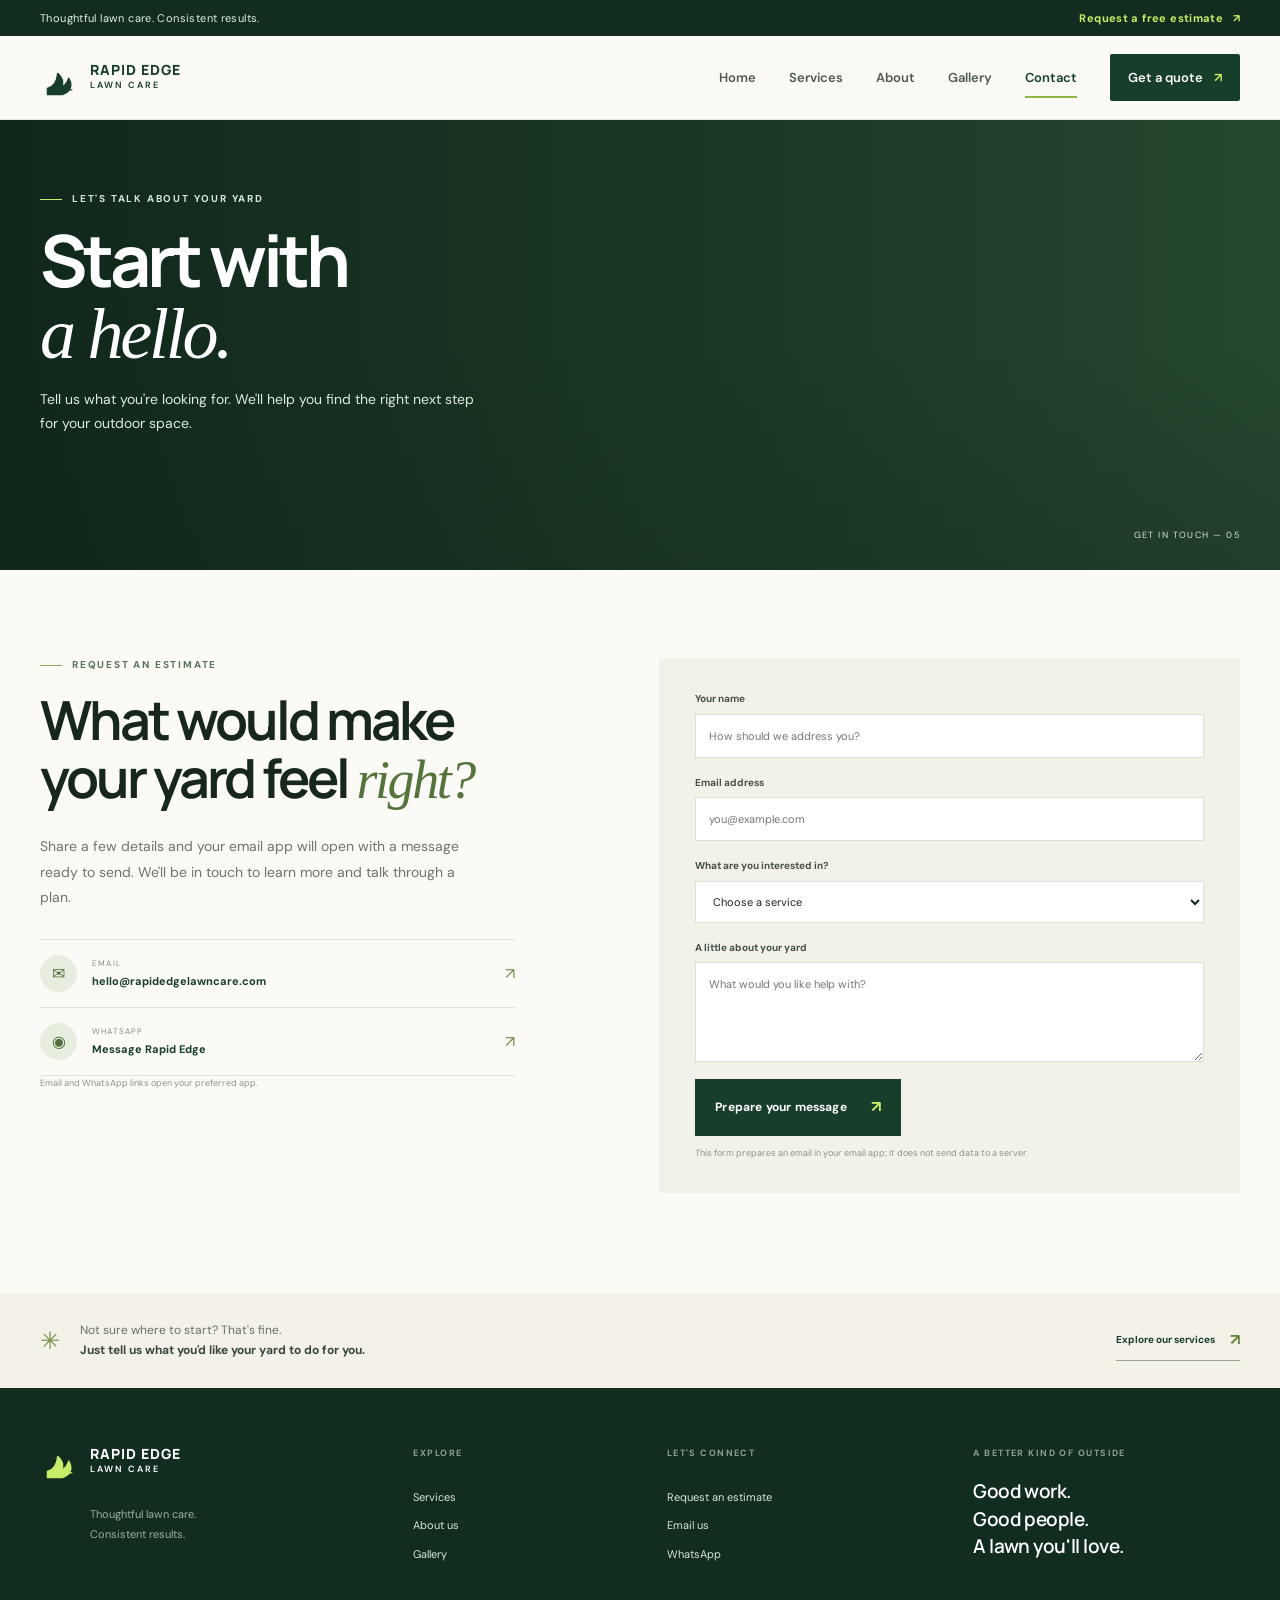
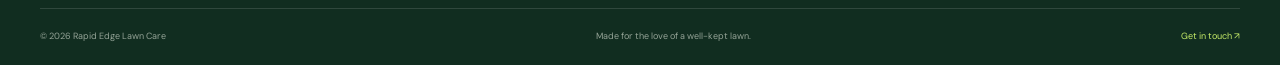
<file: contact.html>
<!doctype html>
<html lang="en"><head><meta charset="utf-8"><meta name="viewport" content="width=device-width, initial-scale=1"><meta name="description" content="Contact Rapid Edge Lawn Care to tell us about your yard, ask about lawn mowing or seasonal cleanup, and request a free estimate."><meta name="theme-color" content="#173d2b"><title>Contact & Free Estimate | Rapid Edge Lawn Care</title><link rel="preconnect" href="https://fonts.googleapis.com"><link rel="preconnect" href="https://fonts.gstatic.com" crossorigin><link href="https://fonts.googleapis.com/css2?family=DM+Sans:wght@400;500;600;700&family=Manrope:wght@500;600;700;800&display=swap" rel="stylesheet"><link rel="stylesheet" href="assets/css/styles.css"><script src="assets/js/main.js" defer></script></head><body>
<div class="topline"><div class="container topline-inner"><span>Thoughtful lawn care. Consistent results.</span><a href="contact.html">Request a free estimate <span>↗</span></a></div></div><header class="site-header"><div class="container nav-wrap"><a class="brand" href="index.html" aria-label="Rapid Edge Lawn Care home"><span class="brand-mark"><svg viewBox="0 0 48 48"><path d="M8 37c8-2 12-8 13-19 7 6 8 12 5 18 4-2 7-6 9-12 6 9 2 18-8 21H8z"/><path d="M11 39h28"/></svg></span><span class="brand-name">RAPID EDGE<span>LAWN CARE</span></span></a><button class="menu-toggle" type="button" aria-expanded="false" aria-controls="primary-nav"><span></span><span></span><span class="sr-only">Menu</span></button><nav class="primary-nav" id="primary-nav" aria-label="Main navigation"><a href="index.html">Home</a><a href="services.html">Services</a><a href="about.html">About</a><a href="gallery.html">Gallery</a><a class="active" aria-current="page" href="contact.html">Contact</a><a class="nav-cta" href="contact.html">Get a quote <span>↗</span></a></nav></div></header>
<main><section class="page-hero contact-hero"><div class="hero-shade"></div><div class="container page-hero-content"><p class="eyebrow light"><span></span> LET'S TALK ABOUT YOUR YARD</p><h1>Start with<br><em>a hello.</em></h1><p class="hero-copy">Tell us what you're looking for. We'll help you find the right next step for your outdoor space.</p></div><div class="page-marker">GET IN TOUCH — 05</div></section>
<section class="section contact-section"><div class="container contact-grid"><div class="contact-copy"><p class="eyebrow"><span></span> REQUEST AN ESTIMATE</p><h2>What would make<br>your yard feel <em>right?</em></h2><p class="body-copy">Share a few details and your email app will open with a message ready to send. We'll be in touch to learn more and talk through a plan.</p><div class="contact-quick"><a href="mailto:hello@rapidedgelawncare.com"><span class="quick-icon">✉</span><span><small>EMAIL</small><strong>hello@rapidedgelawncare.com</strong></span><span class="quick-arrow">↗</span></a><a href="https://wa.me/?text=Hi%20Rapid%20Edge%20Lawn%20Care%2C%20I%27d%20like%20to%20ask%20about%20lawn%20care." target="_blank" rel="noopener"><span class="quick-icon">◉</span><span><small>WHATSAPP</small><strong>Message Rapid Edge</strong></span><span class="quick-arrow">↗</span></a></div><p class="small-note">Email and WhatsApp links open your preferred app.</p></div><form class="contact-form" data-contact-form><label for="name">Your name</label><input id="name" name="name" type="text" autocomplete="name" placeholder="How should we address you?" required><label for="email">Email address</label><input id="email" name="email" type="email" autocomplete="email" placeholder="you@example.com" required><label for="service">What are you interested in?</label><select id="service" name="service" required><option value="" selected disabled>Choose a service</option><option>Lawn mowing & edging</option><option>Seasonal cleanup</option><option>Landscape maintenance</option><option>Not sure yet</option></select><label for="message">A little about your yard</label><textarea id="message" name="message" rows="4" placeholder="What would you like help with?"></textarea><button class="button button-green" type="submit">Prepare your message <span>↗</span></button><p class="form-hint" data-form-status>This form prepares an email in your email app; it does not send data to a server.</p></form></div></section><section class="contact-note"><div class="container contact-note-inner"><span class="note-star">✳</span><p>Not sure where to start? That's fine.<br><strong>Just tell us what you'd like your yard to do for you.</strong></p><a class="text-link" href="services.html">Explore our services <span>↗</span></a></div></section></main>
<footer class="site-footer"><div class="container footer-main"><div class="footer-brand"><a class="brand brand-footer" href="index.html"><span class="brand-mark"><svg viewBox="0 0 48 48"><path d="M8 37c8-2 12-8 13-19 7 6 8 12 5 18 4-2 7-6 9-12 6 9 2 18-8 21H8z"/><path d="M11 39h28"/></svg></span><span class="brand-name">RAPID EDGE<span>LAWN CARE</span></span></a><p>Thoughtful lawn care.<br>Consistent results.</p></div><div class="footer-column"><span class="footer-label">EXPLORE</span><a href="services.html">Services</a><a href="about.html">About us</a><a href="gallery.html">Gallery</a></div><div class="footer-column"><span class="footer-label">LET'S CONNECT</span><a href="contact.html">Request an estimate</a><a href="mailto:hello@rapidedgelawncare.com">Email us</a><a href="https://wa.me/?text=Hi%20Rapid%20Edge%20Lawn%20Care%2C%20I%27d%20like%20to%20ask%20about%20lawn%20care." target="_blank" rel="noopener">WhatsApp</a></div><div class="footer-note"><span class="footer-label">A BETTER KIND OF OUTSIDE</span><p>Good work.<br>Good people.<br>A lawn you'll love.</p></div></div><div class="container footer-bottom"><span>© <span data-year></span> Rapid Edge Lawn Care</span><span>Made for the love of a well-kept lawn.</span><a href="contact.html">Get in touch ↗</a></div></footer></body></html>
</file>
<file: assets/css/styles.css>
:root{--forest:#173d2b;--forest-deep:#102d20;--forest-soft:#27543b;--lime:#c8ee69;--cream:#f4f2e8;--paper:#fbfaf6;--ink:#18271e;--muted:#677268;--line:#dfe3d8;--sans:'DM Sans',Arial,sans-serif;--display:'Manrope',Arial,sans-serif}*{box-sizing:border-box}html{scroll-behavior:smooth}body{margin:0;background:var(--paper);color:var(--ink);font:16px/1.65 var(--sans);-webkit-font-smoothing:antialiased}a{color:inherit;text-decoration:none}img{display:block;width:100%;height:100%;object-fit:cover}button,input,select,textarea{font:inherit}.container{width:min(1200px,calc(100% - 64px));margin-inline:auto}.sr-only{position:absolute;width:1px;height:1px;padding:0;margin:-1px;overflow:hidden;clip:rect(0,0,0,0);white-space:nowrap;border:0}.topline{height:36px;background:var(--forest-deep);color:#e6eddf;font-size:11px;letter-spacing:.035em}.topline-inner{height:100%;display:flex;align-items:center;justify-content:space-between}.topline a{color:var(--lime);font-weight:700}.topline a span{margin-left:6px}.site-header{height:84px;background:var(--paper);position:relative;z-index:20;border-bottom:1px solid rgba(23,61,43,.08)}.nav-wrap{height:100%;display:flex;align-items:center;justify-content:space-between}.brand{display:inline-flex;align-items:center;gap:10px;color:var(--forest);line-height:1}.brand-mark{display:grid;place-items:center;width:40px;height:40px}.brand-mark svg{width:38px;fill:var(--forest);stroke:var(--forest);stroke-width:1.5;stroke-linecap:round;stroke-linejoin:round}.brand-mark svg path:last-child{fill:none}.brand-name{font:800 14px/1.15 var(--display);letter-spacing:.075em}.brand-name span{display:block;font:600 9px/1.6 var(--sans);letter-spacing:.22em}.primary-nav{display:flex;align-items:center;gap:33px;font-size:13px;font-weight:600}.primary-nav>a:not(.nav-cta){color:#4d5b50;transition:color .2s}.primary-nav>a:not(.nav-cta):hover,.primary-nav>a.active{color:var(--forest)}.primary-nav>a.active{position:relative}.primary-nav>a.active:after{content:"";position:absolute;bottom:-10px;left:0;right:0;height:2px;background:#8eb644}.nav-cta{background:var(--forest);color:white;padding:13px 18px;border-radius:2px;transition:background .2s}.nav-cta:hover,.button-green:hover{background:#26593d}.nav-cta span{color:var(--lime);margin-left:8px}.menu-toggle{display:none}.hero,.page-hero{position:relative;overflow:hidden;color:#fff;background:#294b34}.hero{min-height:620px;background-image:url('https://images.unsplash.com/photo-1599685315640-5ec5c0a06068?auto=format&fit=crop&w=2000&q=90');background-position:center 55%;background-size:cover}.hero-shade{position:absolute;inset:0;background:linear-gradient(90deg,rgba(12,34,23,.86) 0%,rgba(17,43,27,.73) 43%,rgba(17,43,27,.16) 100%),linear-gradient(0deg,rgba(10,30,19,.2),transparent 50%)}.hero-content{position:relative;z-index:1;padding-top:91px;padding-bottom:58px}.eyebrow{display:flex;align-items:center;gap:10px;margin:0 0 18px;color:#58725c;font:700 10px/1.4 var(--sans);letter-spacing:.18em}.eyebrow>span{width:22px;height:1px;background:#8eaa55;display:inline-block}.eyebrow.light{color:#dce6d7}.eyebrow.light>span{background:var(--lime)}h1,h2,h3,p{margin-top:0}h1,h2,h3{font-family:var(--display)}h1{font-size:clamp(52px,7vw,88px);line-height:.99;letter-spacing:-.055em;margin:0 0 23px;font-weight:700}h1 em,h2 em{font-family:Georgia,serif;font-weight:400;letter-spacing:-.045em}.hero-copy{max-width:460px;color:#e1e8dd;font-size:16px;line-height:1.75;margin:0 0 27px}.hero-actions{display:flex;gap:12px;align-items:center}.button{display:inline-flex;align-items:center;justify-content:center;gap:24px;padding:15px 20px;min-height:50px;border:1px solid transparent;font-size:12px;font-weight:700;letter-spacing:.015em;transition:transform .2s,background .2s,color .2s}.button:hover{transform:translateY(-2px)}.button-lime{background:var(--lime);color:var(--forest-deep)}.button-lime:hover{background:#daf594}.button-ghost{border-color:rgba(255,255,255,.55);color:white}.button-ghost:hover{background:#fff;color:var(--forest)}.button span{font-size:16px}.hero-note{display:flex;align-items:center;gap:13px;margin-top:67px;color:#d8e0d3;font-size:11px}.note-rule{height:1px;width:38px;background:var(--lime)}.hero-index{position:absolute;z-index:2;right:max(32px,calc((100vw - 1200px)/2));bottom:32px;font:600 10px var(--sans);letter-spacing:.12em;color:#dce5d8}.hero-index span{color:var(--lime)}.trust-strip{background:var(--cream);border-bottom:1px solid #e8e8dd}.trust-grid{min-height:83px;display:grid;grid-template-columns:repeat(3,1fr);align-items:center}.trust-grid>div{display:flex;justify-content:center;align-items:center;gap:12px;color:#405046;font-size:12px;font-weight:600}.trust-grid>div+div{border-left:1px solid #d9ded2}.trust-icon{font-size:18px;color:#758d43}.section{padding:112px 0}.intro-grid{position:relative;display:grid;grid-template-columns:.9fr 1.1fr;gap:11%;align-items:center}.intro-copy{padding:10px 0 20px 4%}.intro-copy h2,.section-heading h2,.promise-copy h2,.story-copy h2,.approach-grid h2,.contact-copy h2{font-size:clamp(38px,4.5vw,57px);line-height:1.08;letter-spacing:-.055em;font-weight:650;margin:0 0 24px}.intro-copy h2 em,.section-heading h2 em,.promise-copy h2 em,.story-copy h2 em,.approach-grid h2 em,.contact-copy h2 em{color:#55743c}.body-copy{color:#6b756d;font-size:14px;line-height:1.85;max-width:440px;margin-bottom:22px}.text-link{display:inline-flex;gap:15px;align-items:center;padding:7px 0;color:var(--forest);font-size:12px;font-weight:700;border-bottom:1px solid #9aa790}.text-link span{font-size:16px;color:#66833d}.photo-frame{position:relative}.intro-photo{height:430px}.intro-photo img{object-position:center}.photo-frame:before{content:"";position:absolute;z-index:1;inset:12px -12px -12px 12px;border:1px solid #a6b596;pointer-events:none}.photo-tag{position:absolute;z-index:2;left:0;bottom:0;display:flex;align-items:center;gap:12px;background:var(--lime);color:var(--forest);padding:13px 18px;font-size:10px;font-weight:700}.photo-tag span:first-child{font-size:12px;border-right:1px solid rgba(23,61,43,.25);padding-right:11px}.vertical-label{position:absolute;right:-36px;top:34px;writing-mode:vertical-rl;color:#819081;font-size:9px;letter-spacing:.17em}.services-preview,.values-section{background:var(--forest);color:white}.section-heading{display:flex;align-items:flex-end;justify-content:space-between;margin-bottom:44px}.section-heading .eyebrow{color:#d4dfcf}.section-heading h2{font-size:clamp(39px,4.5vw,58px);margin-bottom:0}.section-heading h2 em{color:var(--lime)}.section-aside{max-width:310px;color:#aebdaf;font-size:13px;line-height:1.8;margin:0 4% 5px 25px}.service-cards{display:grid;grid-template-columns:repeat(3,1fr);gap:15px;margin:0 0 28px}.service-card{position:relative;min-height:240px;padding:23px 25px;border:1px solid rgba(235,242,226,.22);display:flex;flex-direction:column;transition:background .25s,border .25s;overflow:hidden}.service-card:before{content:"";position:absolute;right:-55px;bottom:-88px;width:200px;height:200px;border:1px solid rgba(202,236,112,.15);border-radius:50%;transition:transform .3s}.service-card:hover{background:#214b33;border-color:var(--lime)}.service-card:hover:before{transform:scale(1.25)}.card-number{font-size:9px;letter-spacing:.14em;color:#b4c3b4}.service-symbol{font-size:32px;color:var(--lime);margin:23px 0 7px}.service-card h3{font-size:24px;line-height:1.1;letter-spacing:-.04em;margin:0;font-weight:600}.card-arrow{position:absolute;right:22px;bottom:19px;color:var(--lime);font-size:20px}.button-outline-light{border-color:rgba(255,255,255,.5);color:white}.button-outline-light:hover{background:white;color:var(--forest)}.promise-grid{display:grid;grid-template-columns:1fr 1fr;gap:11%;align-items:center}.promise-photo{height:485px}.promise-photo img{object-position:center}.image-caption{position:absolute;bottom:15px;left:17px;color:#fff;font-size:10px;letter-spacing:.08em;text-shadow:0 1px 6px #333}.promise-copy h2{font-size:clamp(38px,4.3vw,55px)}.promise-points{margin:28px 0}.promise-points>div{display:flex;gap:18px;padding:13px 0;border-top:1px solid var(--line)}.promise-points b{font:600 11px var(--display);color:#718a48;padding-top:3px}.promise-points strong,.promise-points small{display:block}.promise-points strong{font-size:12px;color:var(--forest)}.promise-points small{font-size:11px;color:#788279;margin-top:3px}.cta-band{padding:62px 0;background:#234b34;color:white}.cta-inner{display:flex;align-items:center;justify-content:space-between}.cta-inner h2{font-size:clamp(35px,4vw,51px);line-height:1.07;letter-spacing:-.05em;margin:0}.cta-inner h2 em{color:var(--lime);font-weight:400}.cta-inner .eyebrow{margin-bottom:12px}.site-footer{background:#112d20;color:#d8e1d4;padding:53px 0 0}.footer-main{display:grid;grid-template-columns:1.25fr .8fr 1fr 1fr;gap:40px;padding-bottom:45px}.brand-footer{color:white}.brand-footer .brand-mark svg{fill:var(--lime);stroke:var(--lime)}.footer-brand>p{margin:16px 0 0 50px;color:#9eafa0;font-size:11px;line-height:1.8}.footer-label{display:block;color:#8da18f;font-size:9px;letter-spacing:.16em;font-weight:700;margin:5px 0 17px}.footer-column{display:flex;flex-direction:column;align-items:flex-start;gap:10px}.footer-column a{color:#dce4d8;font-size:11px}.footer-column a:hover,.footer-bottom a:hover{color:var(--lime)}.footer-note p{font:600 19px/1.45 var(--display);letter-spacing:-.03em;margin:0;color:#fff}.footer-bottom{display:flex;justify-content:space-between;align-items:center;border-top:1px solid rgba(255,255,255,.13);min-height:57px;color:#94a396;font-size:9px}.footer-bottom a{color:var(--lime)}
.page-hero{min-height:450px;background-size:cover;background-position:center 53%}.page-hero-content{position:relative;z-index:1;padding-top:72px;padding-bottom:65px}.page-hero h1{font-size:clamp(48px,6vw,72px);margin-bottom:16px}.page-hero .hero-copy{max-width:450px;margin-bottom:22px;font-size:14px}.page-marker{position:absolute;right:max(32px,calc((100vw - 1200px)/2));bottom:27px;color:#dae3d8;font-size:9px;letter-spacing:.16em}.services-hero{background-image:url('https://images.unsplash.com/photo-1558904541-efa843a96f01?auto=format&fit=crop&w=2000&q=85')}.about-hero{background-image:url('https://images.unsplash.com/photo-1416879595882-3373a0480b5b?auto=format&fit=crop&w=2000&q=85')}.gallery-hero{background-image:url('https://images.unsplash.com/photo-1599685315640-5ec5c0a06068?auto=format&fit=crop&w=2000&q=85')}.contact-hero{background-image:url('https://images.unsplash.com/photo-1592150621744-aca64f48394a?auto=format&fit=crop&w=2000&q=85')}.service-detail-section{padding:92px 0}.detail-heading{margin-bottom:50px}.service-detail{display:grid;grid-template-columns:50px 1fr 1.05fr;gap:35px;align-items:center;padding:38px 0;border-top:1px solid var(--line);scroll-margin-top:30px}.detail-index{font:600 13px var(--display);color:#789253;align-self:start;padding-top:7px}.detail-copy .eyebrow{font-size:9px;margin-bottom:10px}.detail-copy h3{font-size:35px;line-height:1.08;letter-spacing:-.045em;margin:0 0 15px;color:var(--forest)}.detail-copy>p:not(.eyebrow){max-width:420px;color:#6c776e;font-size:12px;line-height:1.8}.detail-copy ul{padding-left:16px;margin:14px 0 20px;color:#657168;font-size:11px;line-height:2}.detail-image{height:300px}.detail-image img{object-position:center}.service-detail.reverse{grid-template-columns:50px 1fr 1.05fr}.service-detail.reverse .detail-image{order:1}.service-detail.reverse .detail-copy{order:2}.service-detail.reverse .detail-index{order:0}.story-grid{display:grid;grid-template-columns:1fr 1fr;gap:11%;align-items:center}.story-image{height:440px}.story-copy h2{font-size:clamp(37px,4.5vw,56px)}.story-copy .body-copy{max-width:470px}.values-section{padding:88px 0}.values-heading{text-align:center;margin-bottom:46px}.values-heading .eyebrow{justify-content:center}.values-heading h2{font-size:52px;line-height:1.02;letter-spacing:-.05em;margin:0}.values-heading h2 em{color:var(--lime)}.values-grid{display:grid;grid-template-columns:repeat(3,1fr);gap:26px}.values-grid article{border-top:1px solid rgba(255,255,255,.25);padding:20px 20px 5px 0}.values-grid article>span{font-size:10px;color:var(--lime)}.values-grid h3{font-size:22px;margin:17px 0 9px}.values-grid p{max-width:280px;color:#b7c4b8;font-size:12px;line-height:1.8}.approach-section{background:var(--cream);padding:78px 0}.approach-grid{display:grid;grid-template-columns:1fr 1fr;gap:10%;align-items:center}.approach-grid .body-copy{max-width:480px}.button-green{background:var(--forest);color:#fff}.button-green span{color:var(--lime)}.gallery-section{padding:92px 0 105px}.gallery-heading{margin-bottom:40px}.gallery-grid{display:grid;grid-template-columns:1.22fr .78fr;gap:22px}.gallery-item{margin:0;min-width:0}.gallery-item img{height:260px;object-fit:cover;transition:transform .4s}.gallery-item{overflow:hidden}.gallery-item:hover img{transform:scale(1.025)}.gallery-large img{height:400px}.gallery-wide{display:grid;grid-template-columns:1fr 1fr;grid-column:1/-1;align-items:center;background:var(--cream)}.gallery-wide img{height:280px}.gallery-item figcaption{display:flex;flex-direction:column;gap:3px;padding:12px 0 2px}.gallery-item figcaption span:first-child{font-size:9px;letter-spacing:.14em;font-weight:700;color:#60784c}.gallery-item figcaption span:last-child{font:500 14px var(--display);color:#39493c}.gallery-note{font-size:10px;color:#7e887f;margin:27px 0 0}.contact-section{padding:88px 0 100px}.contact-grid{display:grid;grid-template-columns:.9fr 1.1fr;gap:12%}.contact-copy h2{font-size:clamp(38px,4.4vw,54px)}.contact-copy .body-copy{margin-bottom:28px}.contact-quick{border-top:1px solid var(--line)}.contact-quick>a{display:flex;align-items:center;gap:15px;padding:15px 0;border-bottom:1px solid var(--line)}.quick-icon{display:grid;place-items:center;width:37px;height:37px;border-radius:50%;background:#e8eedf;color:#52703b;font-size:16px}.contact-quick small,.contact-quick strong{display:block}.contact-quick small{font-size:8px;letter-spacing:.15em;color:#809080}.contact-quick strong{font-size:11px;color:var(--forest);margin-top:2px}.quick-arrow{margin-left:auto;color:#748e4a}.small-note,.form-hint{font-size:9px;color:#8a9389}.contact-form{display:flex;flex-direction:column;align-items:stretch;background:#f3f2e9;padding:33px 36px}.contact-form label{font-size:10px;font-weight:700;color:#435148;margin:0 0 6px}.contact-form input,.contact-form select,.contact-form textarea{border:1px solid #dce0d5;background:#fff;padding:12px 13px;color:var(--ink);outline:none;margin:0 0 17px;border-radius:0;font-size:11px}.contact-form input:focus,.contact-form select:focus,.contact-form textarea:focus{border-color:#76934a;box-shadow:0 0 0 2px rgba(118,147,74,.12)}.contact-form textarea{resize:vertical;min-height:100px}.contact-form .button{align-self:flex-start;border:0;cursor:pointer}.form-hint{margin:10px 0 0;line-height:1.6}.contact-note{padding:27px 0;background:var(--cream)}.contact-note-inner{display:flex;align-items:center;gap:20px}.note-star{font-size:24px;color:#78934d}.contact-note p{font-size:12px;color:#667166;margin:0;flex:1}.contact-note p strong{color:#35483a}.contact-note .text-link{font-size:10px}
@media(max-width:900px){.container{width:min(100% - 44px,720px)}.primary-nav{gap:18px}.nav-cta{padding:11px 13px}.hero{min-height:570px}.intro-grid,.promise-grid,.story-grid{gap:8%}.intro-copy{padding-left:0}.footer-main{grid-template-columns:1fr 1fr;gap:35px}.footer-brand{grid-row:span 2}.footer-note{grid-column:2}.service-detail{grid-template-columns:35px .9fr 1fr;gap:22px}.detail-image{height:270px}.contact-grid{gap:7%}}
@media(max-width:680px){.container{width:calc(100% - 40px)}.topline{height:32px;font-size:9px}.topline-inner{gap:10px}.site-header{height:70px}.brand-mark{width:35px;height:35px}.brand-mark svg{width:34px}.brand-name{font-size:12px}.brand-name span{font-size:8px}.menu-toggle{display:flex;width:42px;height:42px;border:0;background:transparent;align-items:center;justify-content:center;flex-direction:column;gap:5px;cursor:pointer}.menu-toggle>span:not(.sr-only){display:block;width:21px;height:1.5px;background:var(--forest)}.primary-nav{display:none;position:absolute;top:70px;left:0;right:0;padding:18px 20px 22px;background:var(--paper);border-top:1px solid var(--line);box-shadow:0 12px 18px rgba(24,39,30,.12);align-items:stretch;flex-direction:column;gap:0}.primary-nav.is-open{display:flex}.primary-nav>a:not(.nav-cta){padding:11px 4px;border-bottom:1px solid #e8ebe3}.primary-nav>a.active:after{display:none}.nav-cta{margin-top:13px;text-align:center}.hero{min-height:600px;background-position:60% center}.hero-shade{background:linear-gradient(90deg,rgba(12,34,23,.83),rgba(17,43,27,.43)),linear-gradient(0deg,rgba(10,30,19,.35),transparent 60%)}.hero-content{padding-top:90px;padding-bottom:44px}.hero h1{font-size:clamp(50px,13vw,70px)}.hero-copy{font-size:14px;max-width:365px}.hero-actions{align-items:stretch;flex-direction:column;max-width:260px}.hero-note{margin-top:49px;font-size:10px}.hero-index{right:20px;bottom:17px}.trust-grid{min-height:auto;padding:17px 0;grid-template-columns:1fr;gap:12px}.trust-grid>div{justify-content:flex-start;font-size:11px}.trust-grid>div+div{border:0}.trust-icon{width:22px;text-align:center}.section{padding:76px 0}.intro-grid,.promise-grid,.story-grid{grid-template-columns:1fr;gap:36px}.intro-copy{padding:0}.intro-copy h2,.promise-copy h2,.story-copy h2,.contact-copy h2{font-size:43px}.intro-photo{height:310px;margin-right:10px}.vertical-label{display:none}.section-heading{display:block;margin-bottom:32px}.section-heading h2{font-size:45px}.section-aside{margin:17px 0 0;max-width:390px;font-size:12px}.service-cards{grid-template-columns:1fr;gap:10px}.service-card{min-height:190px;padding:20px}.service-symbol{margin:13px 0 5px}.service-card h3{font-size:22px}.promise-photo{height:330px;margin:0 10px 0 0;order:2}.promise-copy{order:1}.cta-band{padding:48px 0}.cta-inner{align-items:flex-start;gap:25px;flex-direction:column}.cta-inner h2{font-size:42px}.footer-main{grid-template-columns:1fr 1fr;gap:27px 18px;padding-bottom:32px}.footer-brand{grid-column:1/-1;grid-row:auto}.footer-brand>p{margin-left:45px}.footer-note{grid-column:2}.footer-note p{font-size:16px}.footer-bottom{align-items:flex-start;flex-direction:column;justify-content:center;gap:6px;padding:14px 0}.page-hero{min-height:420px;background-position:center}.page-hero-content{padding-top:72px;padding-bottom:60px}.page-hero h1{font-size:52px}.page-hero .hero-copy{font-size:13px}.page-marker{right:20px;bottom:18px;font-size:8px}.service-detail-section,.gallery-section{padding:70px 0}.detail-heading{margin-bottom:30px}.service-detail,.service-detail.reverse{grid-template-columns:30px 1fr;gap:8px 16px;padding:28px 0}.detail-index{grid-row:1;grid-column:1}.detail-copy{grid-row:1;grid-column:2}.detail-image,.service-detail.reverse .detail-image{grid-row:2;grid-column:2;order:unset;height:240px;margin-top:15px}.service-detail.reverse .detail-copy{order:unset}.detail-copy h3{font-size:30px}.detail-copy>p:not(.eyebrow){font-size:12px}.story-image{height:320px;margin-right:10px}.story-copy{order:-1}.values-section{padding:70px 0}.values-heading{margin-bottom:30px}.values-heading h2{font-size:45px}.values-grid{grid-template-columns:1fr;gap:12px}.values-grid article{padding:16px 0 2px}.values-grid h3{margin:10px 0 5px;font-size:20px}.values-grid p{max-width:440px;margin-bottom:5px}.approach-section{padding:65px 0}.approach-grid{grid-template-columns:1fr;gap:18px}.approach-grid h2{font-size:43px;margin-bottom:5px}.gallery-heading{margin-bottom:28px}.gallery-grid{grid-template-columns:1fr;gap:22px}.gallery-large img{height:290px}.gallery-item img{height:245px}.gallery-wide{grid-template-columns:1fr;grid-column:auto}.gallery-wide img{height:245px}.gallery-item figcaption span:last-child{font-size:13px}.contact-section{padding:68px 0}.contact-grid{grid-template-columns:1fr;gap:32px}.contact-copy h2{font-size:41px}.contact-form{padding:25px 20px}.contact-note-inner{align-items:flex-start;gap:13px;flex-wrap:wrap}.contact-note p{flex:1 1 calc(100% - 50px)}.contact-note .text-link{margin-left:37px}}
@media(prefers-reduced-motion:reduce){html{scroll-behavior:auto}*,*:before,*:after{transition-duration:.01ms!important;animation-duration:.01ms!important;animation-iteration-count:1!important}}
</file>
